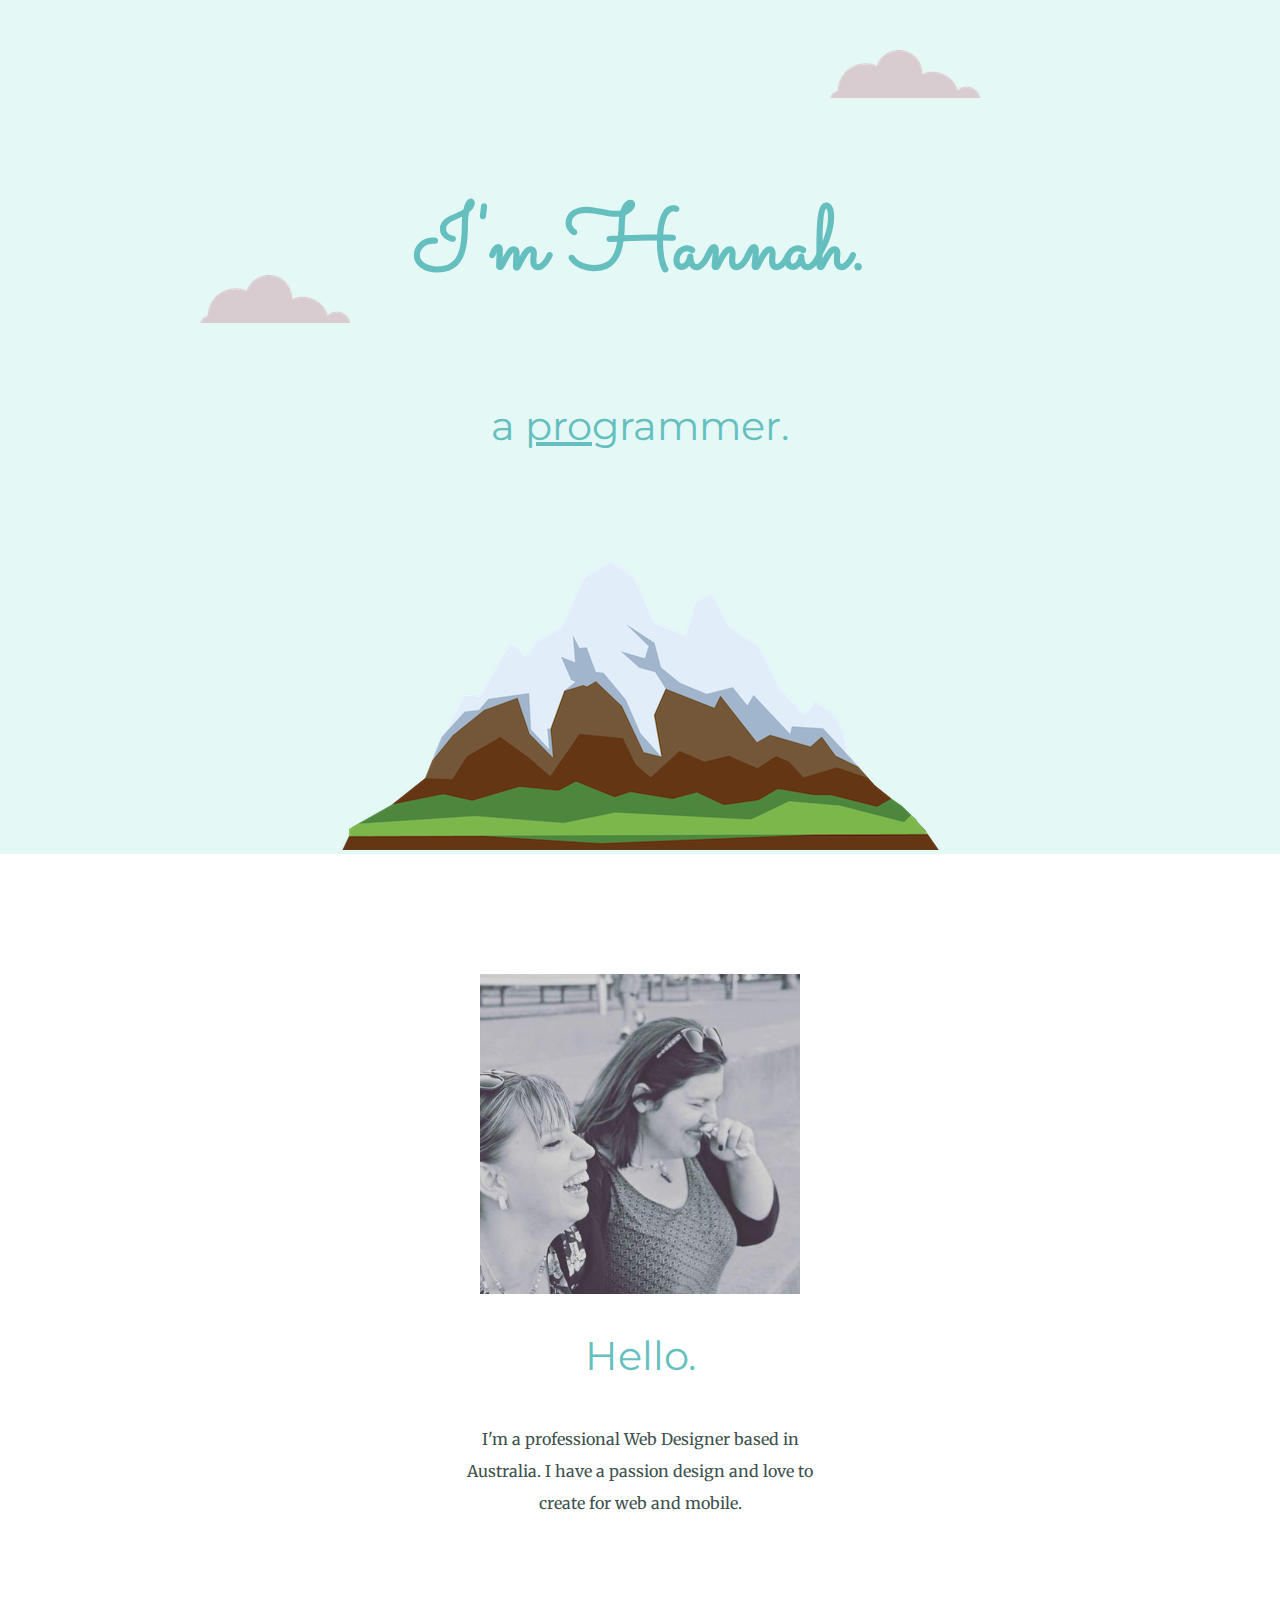
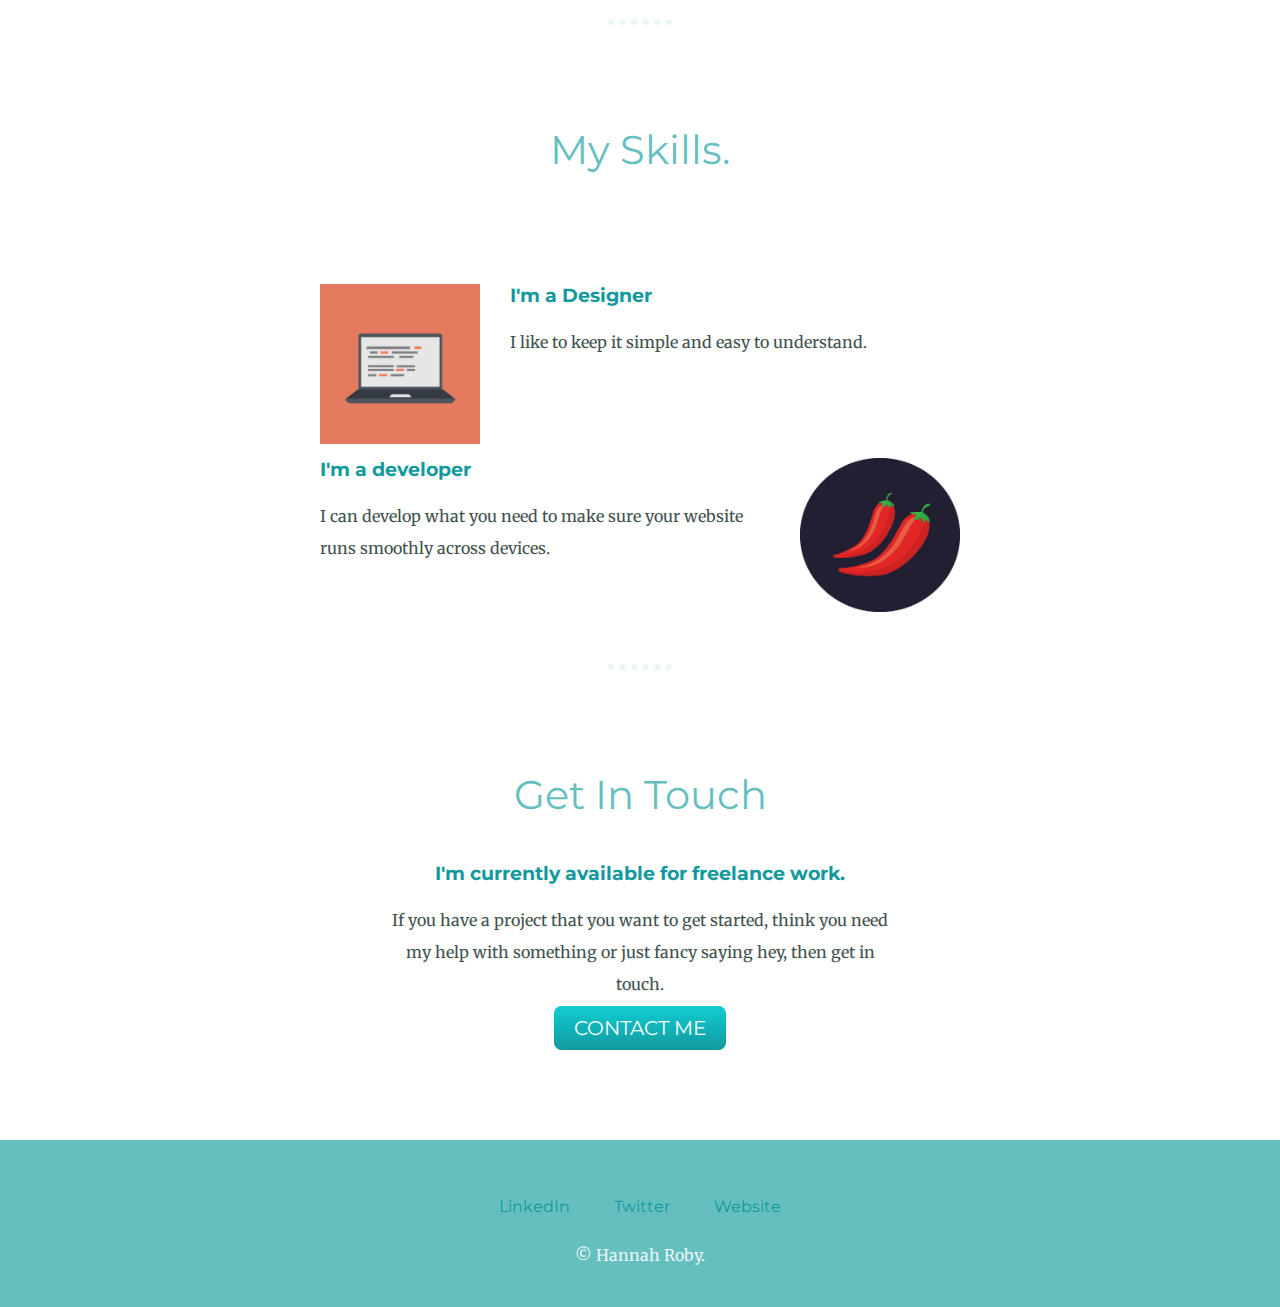
<file: CSS-My Site/index.html>
<!DOCTYPE html>
<html lang="en" dir="ltr">

<head>
  <meta charset="utf-8">
  <title>Hannah Roby</title>
  <link rel="stylesheet" href="css/styles.css">
  <link rel="icon" href="favicon.ico">
  <link rel="preconnect" href="https://fonts.googleapis.com">
  <link rel="preconnect" href="https://fonts.gstatic.com" crossorigin>
  <link href="https://fonts.googleapis.com/css2?family=Merriweather&family=Montserrat&family=Sacramento&display=swap" rel="stylesheet">

</head>

<body>
  <div class="top-container">
    <img class="top-cloud" src="images/cloud.png" alt="cloud-img">
    <h1>I'm Hannah.</h1>
    <h2>a <span><u>pro</u></span>grammer.</h2>
    <img class="bottom-cloud" src="images/cloud.png" alt="cloud-img">
    <img src="images/mountain.png" alt="mountain-img">
  </div>
  <div class="middle-container">
    <div class="profile">
      <img class="profile-pic"src="images/HannahProfile.jpeg" alt="hannah-profile">
      <h2>Hello.</h2>
      <p class="intro">I'm a professional Web Designer based in Australia. I have a passion design and love to create for web and mobile. </p>
    </div>
    <hr>
    <div class="skills">
      <h2>My Skills.</h2>
      <div class="skill-row">
        <img class="computer" src="images/computer.png" alt="computer-icon">
        <h3>I'm a Designer</h3>
        <p>I like to keep it simple and easy to understand.</p>
      </div>
      <div class="skill-row">
        <img class="chillies" src="images/chillies.png" alt="chillies-icon">
        <h3>I'm a developer</h3>
        <p>I can develop what you need to make sure your website runs smoothly across devices.</p>
      </div>
    </div>
    <hr>
    <div class="contact-me">
      <h2>Get In Touch</h2>
      <h3>I'm currently available for freelance work.</h3>
      <p>If you have a project that you want to get started, think you need my help with something or just fancy saying hey, then get in touch.</p>
      <a class="btn" href="mailto:hroby01@hmail.com">CONTACT ME</a>
    </div>
  </div>


  <div class="bottom-container">
    <a class="footer-link" href="https://www.linkedin.com/">LinkedIn</a>
    <a class="footer-link" href="https://twitter.com/">Twitter</a>
    <a class="footer-link" href="https://www.appbrewery.co/">Website</a>
    <p class="trademark">© Hannah Roby.</p>
  </div>
  </div>
</body>

</html>
</file>
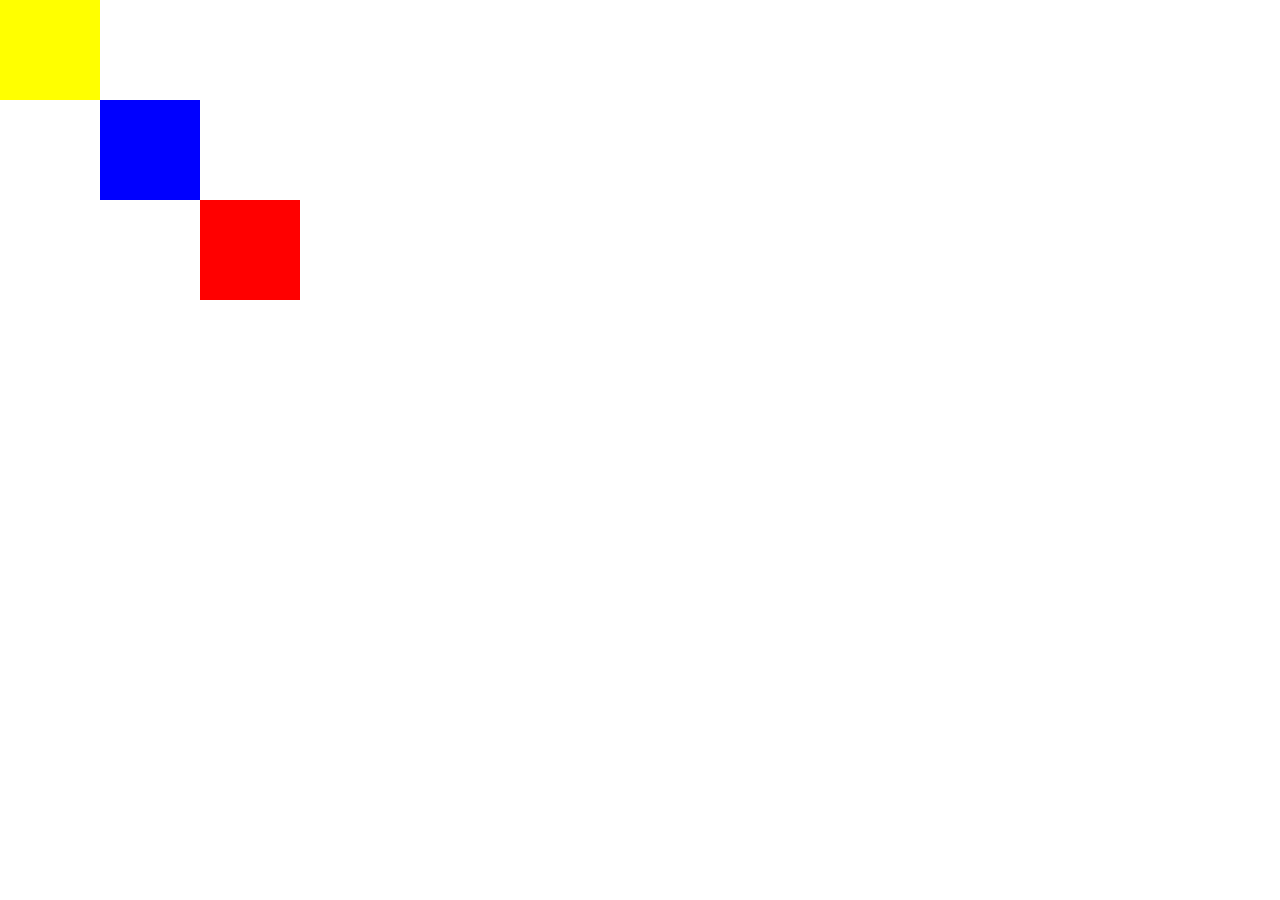
<file: CSS-My Site/mess-around/positioning.html>
<!DOCTYPE html>
<html lang="en" dir="ltr">
  <head>
    <meta charset="utf-8">
    <title></title>
    <link rel="stylesheet" href="css/styles.css">
  </head>
  <body>
    <div class="red">

    </div>
    <div class="blue">

    </div>
    <div class="yellow">

    </div>
  </body>
</html>
</file>
<file: CSS-My Site/css/styles.css>
a:hover{
  color: #EAF6F6;
}
body {
  color: #40514E;
  margin: 0;
  text-align: center;
  font-family: 'Merriweather', serif;
}

h1 {
  color: #66BFBF;
  line-height: 2;
  margin: 50 auto 0 auto;
  font-family: 'Sacramento', cursive;
  font-size: 5.625rem;
}

h2 {
  color: #66BFBF;
  font-family: 'Montserrat', sans-serif;
  font-size: 2.5rem;
  font-weight: normal;
  padding-bottom: 10px;
}

h3 {
  font-family: 'Montserrat', sans-serif;
  color: #11999E
}
hr{
  border-style: none;
  border-top-style: dotted;
  border-width: 6px;
  width: 5%;
  border-color: #EAF6F6;
  margin: 100px auto 100px auto;

}
p{ line-height: 2;}

.top-container {
  background-color: #E4F9F5;
  position: relative;
  padding-top: 100px;
}
.profile-pic{
  width: 25%;
  margin-top: 20px;
}

.bottom-cloud {
  position: absolute;
  left: 200px;
  top: 275px;
}
.bottom-container{
  line-height: 2;
  margin-top: 20px
}
.btn {
  background: #11CDD4;
  background-image: -webkit-linear-gradient(top, #11CDD4, #11999E);
  background-image: -moz-linear-gradient(top, #11CDD4, #11999E);
  background-image: -ms-linear-gradient(top, #11CDD4, #11999E);
  background-image: -o-linear-gradient(top, #11CDD4, #11999E);
  background-image: linear-gradient(to bottom, #11CDD4, #11999E);
  -webkit-border-radius: 8;
  -moz-border-radius: 8;
  border-radius: 8px;
  font-family: 'Montserrat';
  color: #ffffff;
  font-size: 20px;
  padding: 10px 20px 10px 20px;
  text-decoration: none;
}

.btn:hover {
  background: #3cb0fd;
  background-image: -webkit-linear-gradient(top, #3cb0fd, #3498db);
  background-image: -moz-linear-gradient(top, #3cb0fd, #3498db);
  background-image: -ms-linear-gradient(top, #3cb0fd, #3498db);
  background-image: -o-linear-gradient(top, #3cb0fd, #3498db);
  background-image: linear-gradient(to bottom, #3cb0fd, #3498db);
  text-decoration: none;
}

.computer{
  width: 25%;
  float: left;
  margin-right: 30px;
}

.chillies{
  width: 25%;
  float: right;
  margin-left: 30px;
}
.contact-me {
  width: 40%;
  margin: 40px auto 60px;
}
.intro{
  width: 30%;
  margin: auto;
}
.middle-container {
  margin:100px 0;
}

.top-cloud {
  position: absolute;
  right: 300px;
  top: 50px;
}
.skill-row{
  width: 50%;
  margin: 100px auto 100px auto;
  text-align: left;

}
.trademark{
  color: #EAF6F6
}
.bottom-container{
  background-color: #66BFBF;
  padding: 50px 0 20px;
}
.footer-link{
  color: #11999E;
  font-family: 'Montserrat', san-serif;
  margin: 10px 20px;
  text-decoration: none;
}
</file>
<file: CSS-My Site/mess-around/css/styles.css>
body{
  margin: 0;
}
.red{
  height: 100px;
  width: 100px;
  background-color: red;
  position: absolute;
  left: 200px;
  top: 200px;

}
.blue {
  height: 100px;
  width: 100px;
  background-color: blue;
  position: absolute;
  left: 100px;
  top: 100px;
}
.yellow {
  height: 100px;
  width:100px;
  background-color: yellow;
  position: absolute;

}
</file>
